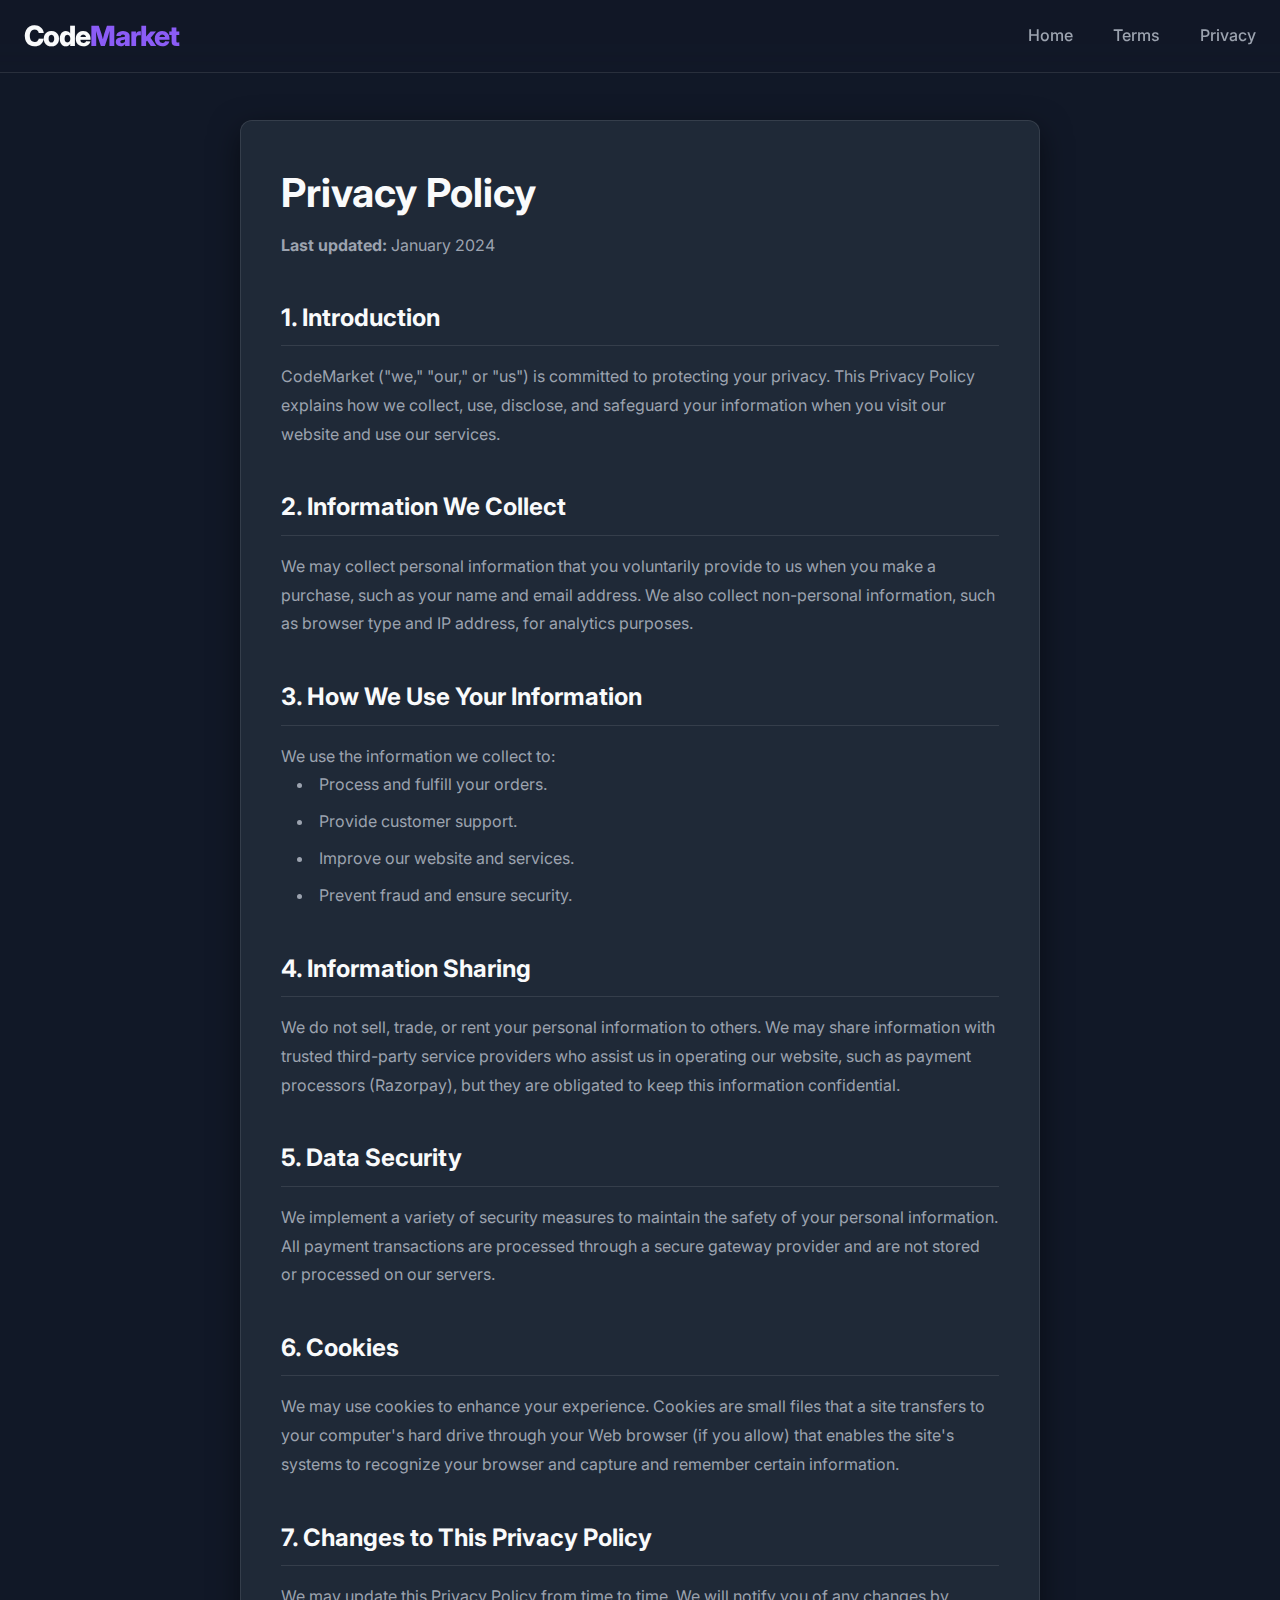
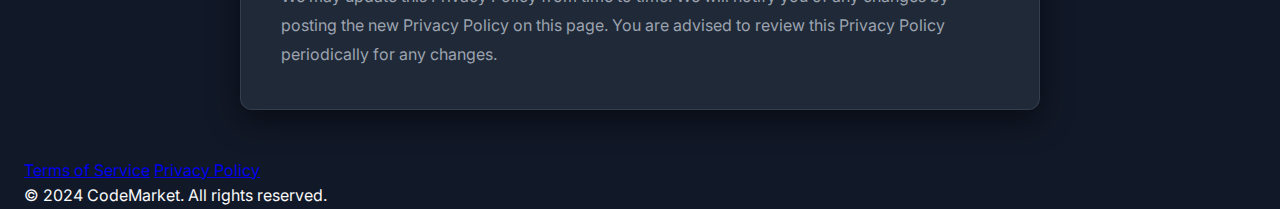
<file: privacy.html>
<!DOCTYPE html>
<html lang="en">
<head>
    <meta charset="UTF-8">
    <meta name="viewport" content="width=device-width, initial-scale=1.0">
    <title>Privacy Policy - CodeMarket</title>
    <meta name="description" content="Privacy Policy for CodeMarket - Learn how we collect, use, and protect your personal information.">
    <link rel="stylesheet" href="css/style.css">
    <link rel="icon" type="image/x-icon" href="data:image/svg+xml,<svg xmlns='http://www.w3.org/2000/svg' viewBox='0 0 100 100'><text y='.9em' font-size='90'>🚀</text></svg>">
</head>
<body>
    <!-- Header -->
    <header>
        <nav class="container">
            <a href="/" class="logo">Code<span>Market</span></a>
            <!-- Desktop Navigation -->
            <ul class="nav-links">
                <li><a href="/">Home</a></li>
                <li><a href="/terms">Terms</a></li>
                <li><a href="/privacy">Privacy</a></li>
            </ul>
            <!-- Mobile Navigation (Hamburger Menu) -->
            <button class="hamburger" aria-label="Toggle Menu">
                <span class="line line-1"></span>
                <span class="line line-2"></span>
                <span class="line line-3"></span>
            </button>
        </nav>
        <!-- Mobile Nav -->
        <div class="mobile-nav">
            <ul class="mobile-nav-links">
                <li><a href="/">Home</a></li>
                <li><a href="/terms">Terms</a></li>
                <li><a href="/privacy">Privacy</a></li>
            </ul>
        </div>
    </header>

    <!-- Main Content -->
    <main>
        <section class="container">
            <div class="card" style="max-width: 800px; margin: 0 auto;">
                <div class="text-center" style="margin-bottom: 2rem;">
                    <h1 style="font-size: 2.5rem; margin-bottom: 0.5rem;">Privacy Policy</h1>
                    <p style="color: var(--text-secondary);">
                        <strong>Last updated:</strong> January 2024
                    </p>
                </div>

                <div class="legal-content">
                    <h2>1. Introduction</h2>
                    <p>CodeMarket ("we," "our," or "us") is committed to protecting your privacy. This Privacy Policy explains how we collect, use, disclose, and safeguard your information when you visit our website and use our services.</p>

                    <h2>2. Information We Collect</h2>
                    <p>We may collect personal information that you voluntarily provide to us when you make a purchase, such as your name and email address. We also collect non-personal information, such as browser type and IP address, for analytics purposes.</p>
                    
                    <h2>3. How We Use Your Information</h2>
                    <p>We use the information we collect to:</p>
                    <ul>
                        <li>Process and fulfill your orders.</li>
                        <li>Provide customer support.</li>
                        <li>Improve our website and services.</li>
                        <li>Prevent fraud and ensure security.</li>
                    </ul>

                    <h2>4. Information Sharing</h2>
                    <p>We do not sell, trade, or rent your personal information to others. We may share information with trusted third-party service providers who assist us in operating our website, such as payment processors (Razorpay), but they are obligated to keep this information confidential.</p>

                    <h2>5. Data Security</h2>
                    <p>We implement a variety of security measures to maintain the safety of your personal information. All payment transactions are processed through a secure gateway provider and are not stored or processed on our servers.</p>

                    <h2>6. Cookies</h2>
                    <p>We may use cookies to enhance your experience. Cookies are small files that a site transfers to your computer's hard drive through your Web browser (if you allow) that enables the site's systems to recognize your browser and capture and remember certain information.</p>

                    <h2>7. Changes to This Privacy Policy</h2>
                    <p>We may update this Privacy Policy from time to time. We will notify you of any changes by posting the new Privacy Policy on this page. You are advised to review this Privacy Policy periodically for any changes.</p>
                </div>
            </div>
        </section>
    </main>

    <!-- Footer -->
    <footer>
        <div class="container">
            <div class="footer-links">
                <a href="/terms">Terms of Service</a>
                <a href="/privacy">Privacy Policy</a>
            </div>
            <p>© 2024 CodeMarket. All rights reserved.</p>
        </div>
    </footer>

    <!-- JavaScript & Inline Styles -->
    <script>
        // Hamburger Menu Logic
        const hamburger = document.querySelector('.hamburger');
        const mobileNav = document.querySelector('.mobile-nav');
        hamburger.addEventListener('click', () => {
            hamburger.classList.toggle('active');
            mobileNav.classList.toggle('active');
        });

        // Inline Styles for Legal Pages
        const legalStyles = `
            .legal-content h2 {
                font-size: 1.5rem;
                color: var(--text-primary);
                margin-top: 2.5rem;
                margin-bottom: 1rem;
                padding-bottom: 0.5rem;
                border-bottom: 1px solid var(--border-color);
            }
            .legal-content p, .legal-content li {
                color: var(--text-secondary);
                line-height: 1.8;
            }
            .legal-content ul {
                list-style-position: inside;
                padding-left: 1rem;
                display: grid;
                gap: 0.5rem;
            }
            @media (max-width: 768px) {
                .legal-content h2 { font-size: 1.25rem; }
                .legal-content p, .legal-content li { font-size: 0.95rem; }
            }
        `;
        const styleSheet = document.createElement("style");
        styleSheet.innerText = legalStyles;
        document.head.appendChild(styleSheet);
    </script>
</body>
</html>
</file>
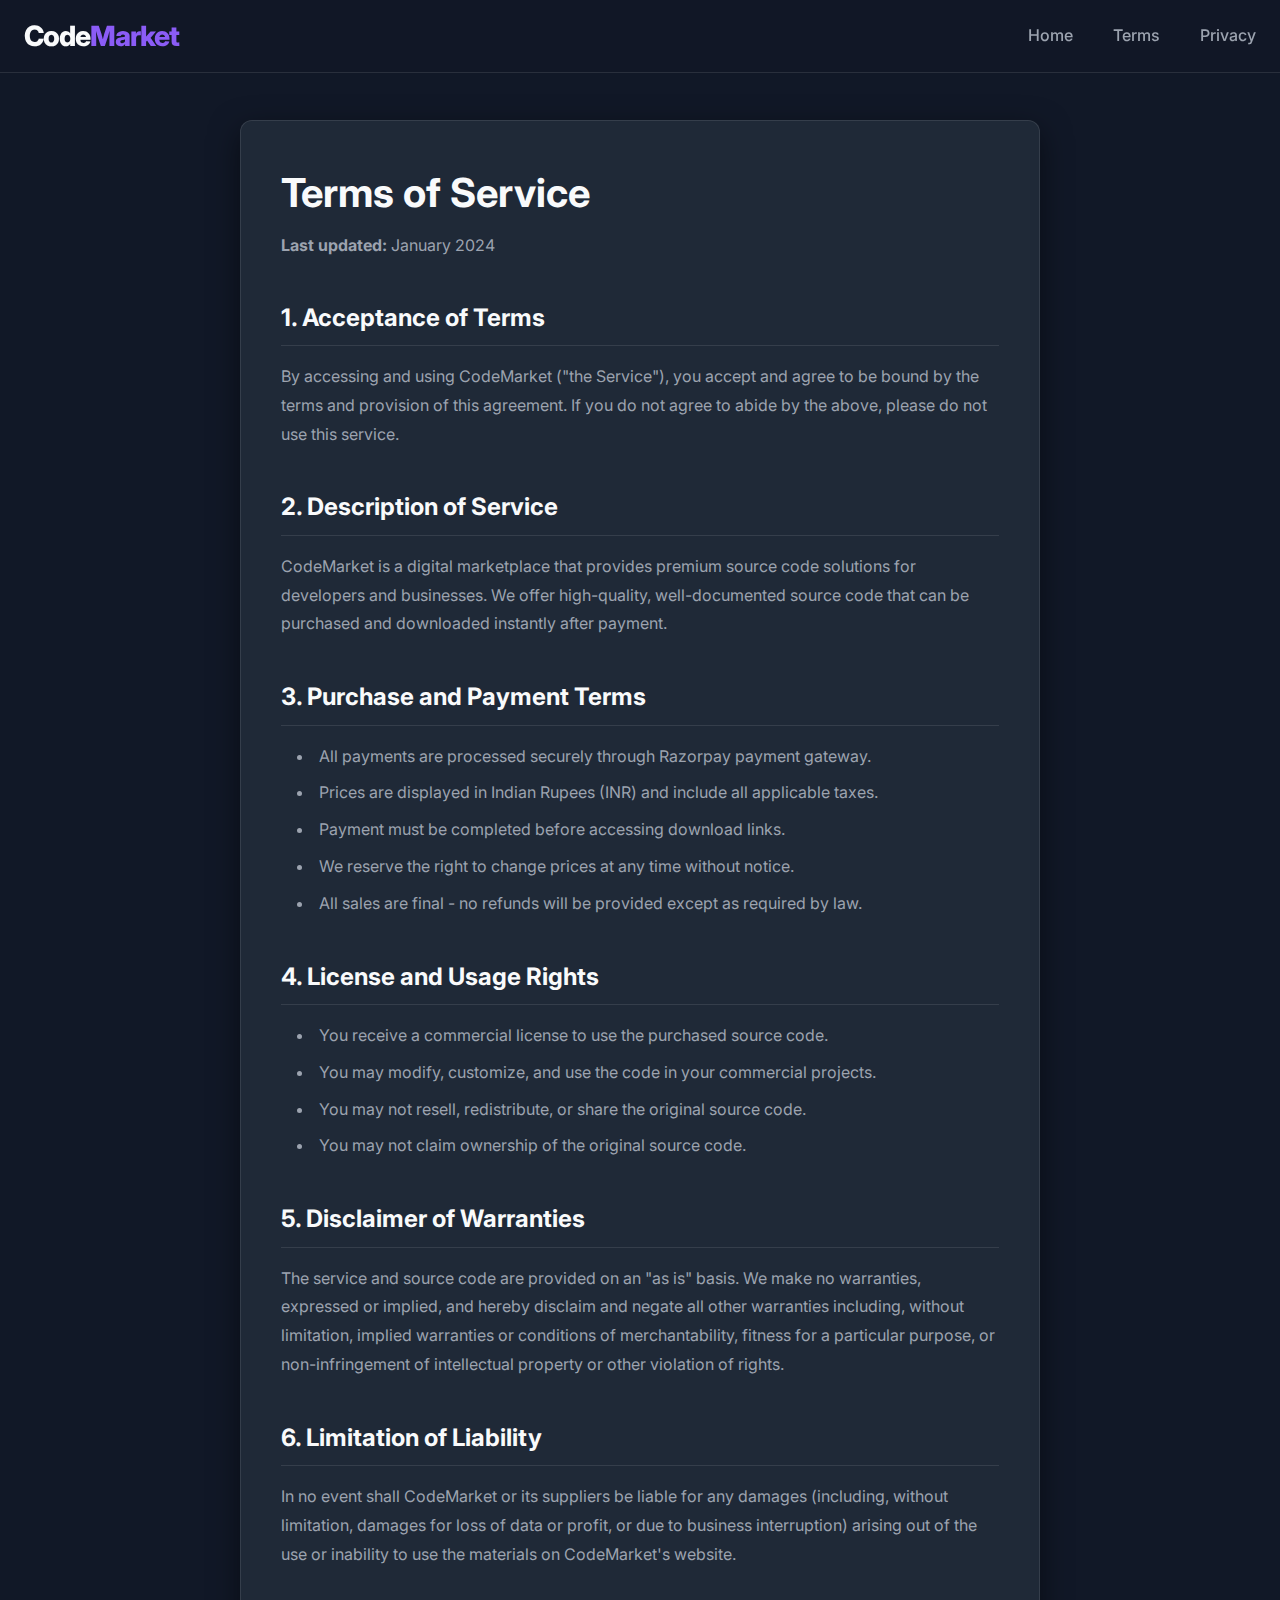
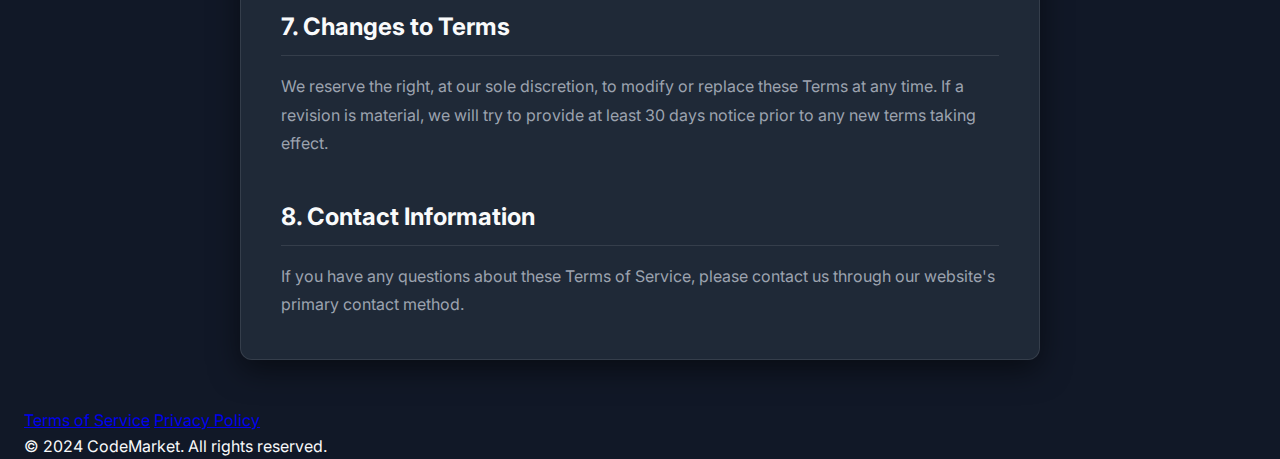
<file: terms.html>
<!DOCTYPE html>
<html lang="en">
<head>
    <meta charset="UTF-8">
    <meta name="viewport" content="width=device-width, initial-scale=1.0">
    <title>Terms of Service - CodeMarket</title>
    <meta name="description" content="Terms of Service and conditions for using CodeMarket platform and purchasing source code.">
    <link rel="stylesheet" href="css/style.css">
    <link rel="icon" type="image/x-icon" href="data:image/svg+xml,<svg xmlns='http://www.w3.org/2000/svg' viewBox='0 0 100 100'><text y='.9em' font-size='90'>🚀</text></svg>">
</head>
<body>
    <!-- Header -->
    <header>
        <nav class="container">
            <a href="/" class="logo">Code<span>Market</span></a>
            <!-- Desktop Navigation -->
            <ul class="nav-links">
                <li><a href="/">Home</a></li>
                <li><a href="/terms">Terms</a></li>
                <li><a href="/privacy">Privacy</a></li>
            </ul>
            <!-- Mobile Navigation (Hamburger Menu) -->
            <button class="hamburger" aria-label="Toggle Menu">
                <span class="line line-1"></span>
                <span class="line line-2"></span>
                <span class="line line-3"></span>
            </button>
        </nav>
        <!-- Mobile Nav -->
        <div class="mobile-nav">
            <ul class="mobile-nav-links">
                <li><a href="/">Home</a></li>
                <li><a href="/terms">Terms</a></li>
                <li><a href="/privacy">Privacy</a></li>
            </ul>
        </div>
    </header>

    <!-- Main Content -->
    <main>
        <section class="container">
            <div class="card" style="max-width: 800px; margin: 0 auto;">
                <div class="text-center" style="margin-bottom: 2rem;">
                    <h1 style="font-size: 2.5rem; margin-bottom: 0.5rem;">Terms of Service</h1>
                    <p style="color: var(--text-secondary);">
                        <strong>Last updated:</strong> January 2024
                    </p>
                </div>

                <div class="legal-content">
                    <h2>1. Acceptance of Terms</h2>
                    <p>By accessing and using CodeMarket ("the Service"), you accept and agree to be bound by the terms and provision of this agreement. If you do not agree to abide by the above, please do not use this service.</p>

                    <h2>2. Description of Service</h2>
                    <p>CodeMarket is a digital marketplace that provides premium source code solutions for developers and businesses. We offer high-quality, well-documented source code that can be purchased and downloaded instantly after payment.</p>

                    <h2>3. Purchase and Payment Terms</h2>
                    <ul>
                        <li>All payments are processed securely through Razorpay payment gateway.</li>
                        <li>Prices are displayed in Indian Rupees (INR) and include all applicable taxes.</li>
                        <li>Payment must be completed before accessing download links.</li>
                        <li>We reserve the right to change prices at any time without notice.</li>
                        <li>All sales are final - no refunds will be provided except as required by law.</li>
                    </ul>

                    <h2>4. License and Usage Rights</h2>
                    <ul>
                        <li>You receive a commercial license to use the purchased source code.</li>
                        <li>You may modify, customize, and use the code in your commercial projects.</li>
                        <li>You may not resell, redistribute, or share the original source code.</li>
                        <li>You may not claim ownership of the original source code.</li>
                    </ul>

                    <h2>5. Disclaimer of Warranties</h2>
                    <p>The service and source code are provided on an "as is" basis. We make no warranties, expressed or implied, and hereby disclaim and negate all other warranties including, without limitation, implied warranties or conditions of merchantability, fitness for a particular purpose, or non-infringement of intellectual property or other violation of rights.</p>

                    <h2>6. Limitation of Liability</h2>
                    <p>In no event shall CodeMarket or its suppliers be liable for any damages (including, without limitation, damages for loss of data or profit, or due to business interruption) arising out of the use or inability to use the materials on CodeMarket's website.</p>

                    <h2>7. Changes to Terms</h2>
                    <p>We reserve the right, at our sole discretion, to modify or replace these Terms at any time. If a revision is material, we will try to provide at least 30 days notice prior to any new terms taking effect.</p>

                    <h2>8. Contact Information</h2>
                    <p>If you have any questions about these Terms of Service, please contact us through our website's primary contact method.</p>
                </div>
            </div>
        </section>
    </main>
    
    <!-- Footer -->
    <footer>
        <div class="container">
            <div class="footer-links">
                <a href="/terms">Terms of Service</a>
                <a href="/privacy">Privacy Policy</a>
            </div>
            <p>© 2024 CodeMarket. All rights reserved.</p>
        </div>
    </footer>

    <!-- JavaScript & Inline Styles -->
    <script>
        // Hamburger Menu Logic
        const hamburger = document.querySelector('.hamburger');
        const mobileNav = document.querySelector('.mobile-nav');
        hamburger.addEventListener('click', () => {
            hamburger.classList.toggle('active');
            mobileNav.classList.toggle('active');
        });

        // Inline Styles for Legal Pages
        const legalStyles = `
            .legal-content h2 {
                font-size: 1.5rem;
                color: var(--text-primary);
                margin-top: 2.5rem;
                margin-bottom: 1rem;
                padding-bottom: 0.5rem;
                border-bottom: 1px solid var(--border-color);
            }
            .legal-content p, .legal-content li {
                color: var(--text-secondary);
                line-height: 1.8;
            }
            .legal-content ul {
                list-style-position: inside;
                padding-left: 1rem;
                display: grid;
                gap: 0.5rem;
            }
            @media (max-width: 768px) {
                .legal-content h2 { font-size: 1.25rem; }
                .legal-content p, .legal-content li { font-size: 0.95rem; }
            }
        `;
        const styleSheet = document.createElement("style");
        styleSheet.innerText = legalStyles;
        document.head.appendChild(styleSheet);
    </script>
</body>
</html>
</file>
<file: css/style.css>
/* === Import Font === */
@import url('https://fonts.googleapis.com/css2?family=Inter:wght@300;400;500;600;700;800&display=swap');

/* === Base & Reset Styles === */
:root {
--primary-color: #6D28D9;
--primary-light: #8B5CF6;
--secondary-color: #10B981;
--background-start: #111827;
--background-end: #1F2937;
--card-background: #1F2937;
--text-primary: #F9FAFB;
--text-secondary: #9CA3AF;
--border-color: rgba(255, 255, 255, 0.1);
--shadow-color: rgba(0, 0, 0, 0.5);
--font-family: 'Inter', sans-serif;
}

* {
margin: 0;
padding: 0;
box-sizing: border-box;
}

html {
scroll-behavior: smooth;
}

body {
font-family: var(--font-family);
background: var(--background-start);
color: var(--text-primary);
line-height: 1.6;
min-height: 100vh;
}

/* === Container === */
.container {
max-width: 1280px;
margin: 0 auto;
padding: 0 24px;
}

/* === Header === */
header {
background: rgba(17, 24, 39, 0.8);
backdrop-filter: blur(12px);
position: fixed;
top: 0;
left: 0;
right: 0;
z-index: 1000;
border-bottom: 1px solid var(--border-color);
}

nav {
display: flex;
justify-content: space-between;
align-items: center;
height: 72px;
}

.logo {
font-size: 1.75rem;
font-weight: 800;
color: var(--text-primary);
text-decoration: none;
letter-spacing: -1px;
}

.logo span {
color: var(--primary-light);
}

.nav-links {
display: flex;
list-style: none;
gap: 2.5rem;
}

.nav-links a {
text-decoration: none;
color: var(--text-secondary);
font-weight: 500;
transition: color 0.3s ease;
position: relative;
padding: 4px 0;
}

.nav-links a:hover {
color: var(--text-primary);
}

.nav-links a::after {
content: '';
position: absolute;
bottom: 0;
left: 0;
width: 0;
height: 2px;
background: var(--primary-light);
transition: width 0.3s ease;
}

.nav-links a:hover::after {
width: 100%;
}

/* === Mobile Navigation === */
.hamburger {
display: none;
flex-direction: column;
justify-content: space-around;
width: 24px;
height: 24px;
background: transparent;
border: none;
cursor: pointer;
padding: 0;
z-index: 1011;
}

.hamburger .line {
width: 24px;
height: 2px;
background: var(--text-primary);
border-radius: 10px;
transition: all 0.3s linear;
position: relative;
transform-origin: 1px;
}

.hamburger.active .line-1 {
transform: rotate(45deg);
}

.hamburger.active .line-2 {
opacity: 0;
transform: translateX(20px);
}

.hamburger.active .line-3 {
transform: rotate(-45deg);
}

.mobile-nav {
display: none;
position: fixed;
top: 0;
left: 0;
width: 100%;
height: 100%;
background: rgba(17, 24, 39, 0.98);
backdrop-filter: blur(10px);
z-index: 1010;
align-items: center;
justify-content: center;
}

.mobile-nav.active {
display: flex;
}

.mobile-nav-links {
list-style: none;
text-align: center;
}

.mobile-nav-links li {
margin-bottom: 2.5rem;
}

.mobile-nav-links a {
font-size: 1.5rem;
color: var(--text-primary);
text-decoration: none;
font-weight: 600;
}

/* === Main Content === */
main {
margin-top: 72px;
padding: 3rem 0;
}

/* === Hero Section === */
.hero {
text-align: center;
padding: 4rem 0;
position: relative;
overflow: hidden;
}

.hero::before, .hero::after {
content: '';
position: absolute;
border-radius: 50%;
z-index: -1;
}

.hero::before {
top: -50%;
left: -20%;
width: 200px;
height: 200px;
background: radial-gradient(circle, rgba(109, 40, 217, 0.2), transparent 70%);
animation: pulse 8s infinite ease-in-out;
}

.hero::after {
bottom: -50%;
right: -20%;
width: 300px;
height: 300px;
background: radial-gradient(circle, rgba(16, 185, 129, 0.15), transparent 70%);
animation: pulse 10s infinite ease-in-out 2s;
}

.hero h1 {
font-size: 3.5rem;
font-weight: 800;
margin-bottom: 1.5rem;
letter-spacing: -2px;
line-height: 1.1;
background: linear-gradient(90deg, var(--text-primary), #9CA3AF);
-webkit-background-clip: text;
-webkit-text-fill-color: transparent;
}

.hero p {
font-size: 1.25rem;
margin-bottom: 2.5rem;
color: var(--text-secondary);
max-width: 600px;
margin-left: auto;
margin-right: auto;
}

/* === Buttons === */
.btn {
display: inline-flex;
align-items: center;
justify-content: center;
gap: 0.75rem;
padding: 14px 32px;
background: var(--primary-color);
color: var(--text-primary);
text-decoration: none;
border-radius: 8px;
font-weight: 600;
transition: all 0.3s ease;
border: none;
cursor: pointer;
box-shadow: 0 4px 15px rgba(0, 0, 0, 0.2);
}

.btn:hover {
background: var(--primary-light);
transform: translateY(-3px);
box-shadow: 0 8px 25px rgba(109, 40, 217, 0.3);
}

.btn-primary {
background: var(--primary-color);
color: var(--text-primary);
}

.btn-secondary {
background: var(--secondary-color);
color: var(--text-primary);
}

.btn-large {
padding: 1rem 2rem;
font-size: 1.125rem;
width: 100%;
margin-bottom: 1rem;
}

/* === Section Heading === */
.section-heading {
text-align: center;
margin-bottom: 3rem;
}

.section-heading h2 {
font-size: 2.25rem;
font-weight: 700;
margin-bottom: 1rem;
}

.section-heading p {
color: var(--text-secondary);
font-size: 1.1rem;
max-width: 500px;
margin: 0 auto;
}

/* === Product Grid & Card === */
.products-grid {
display: grid;
grid-template-columns: repeat(auto-fit, minmax(320px, 1fr));
gap: 2rem;
}

.product-card {
background: var(--card-background);
border-radius: 12px;
overflow: hidden;
border: 1px solid var(--border-color);
box-shadow: 0 10px 30px var(--shadow-color);
transition: all 0.4s cubic-bezier(0.175, 0.885, 0.32, 1.275);
display: flex;
flex-direction: column;
position: relative;
}

.product-card:hover {
transform: translateY(-10px);
border-color: var(--primary-light);
box-shadow: 0 20px 40px rgba(109, 40, 217, 0.2);
}

.product-image-wrapper {
width: 100%;
aspect-ratio: 16/9;
overflow: hidden;
}

.product-image {
width: 100%;
height: 100%;
object-fit: cover;
transition: transform 0.4s ease;
}

.product-card:hover .product-image {
transform: scale(1.05);
}

.product-info {
padding: 1.5rem;
display: flex;
flex-direction: column;
flex-grow: 1;
}

.product-title {
font-size: 1.25rem;
font-weight: 600;
margin-bottom: 0.75rem;
color: var(--text-primary);
}

.product-description {
color: var(--text-secondary);
font-size: 0.95rem;
margin-bottom: 1.5rem;
flex-grow: 1;
display: -webkit-box;
-webkit-line-clamp: 3;
-webkit-box-orient: vertical;
overflow: hidden;
text-overflow: ellipsis;
}

.product-meta {
display: flex;
justify-content: space-between;
align-items: center;
margin-top: auto;
}

.product-price {
font-size: 1.75rem;
font-weight: 700;
color: var(--primary-light);
}

.product-info .btn {
padding: 10px 24px;
font-size: 0.9rem;
}

/* === PRODUCT PAGE STYLES === */
.navbar {
background: rgba(17, 24, 39, 0.95);
backdrop-filter: blur(12px);
position: fixed;
top: 0;
left: 0;
right: 0;
z-index: 1000;
border-bottom: 1px solid var(--border-color);
}

.nav-container {
max-width: 1280px;
margin: 0 auto;
padding: 0 24px;
display: flex;
justify-content: space-between;
align-items: center;
height: 72px;
}

.nav-brand {
font-size: 1.75rem;
font-weight: 800;
color: var(--text-primary);
text-decoration: none;
letter-spacing: -1px;
}

.nav-brand i {
color: var(--primary-light);
margin-right: 0.5rem;
}

.nav-menu {
display: flex;
gap: 2.5rem;
}

.nav-link {
text-decoration: none;
color: var(--text-secondary);
font-weight: 500;
transition: color 0.3s ease;
position: relative;
padding: 4px 0;
}

.nav-link:hover {
color: var(--text-primary);
}

.main-content {
margin-top: 72px;
padding: 3rem 0;
}

.product-container {
max-width: 1200px;
margin: 0 auto;
padding: 2rem;
}

.product-layout {
display: grid;
grid-template-columns: 1fr 1fr;
gap: 4rem;
margin-bottom: 4rem;
}

.product-image-section {
position: sticky;
top: 2rem;
height: fit-content;
}

.product-main-image {
width: 100%;
max-width: 500px;
height: auto;
border-radius: 15px;
box-shadow: 0 10px 30px rgba(0,0,0,0.3);
transition: transform 0.3s ease;
display: block;
}

.product-main-image:hover {
transform: scale(1.02);
}

.product-details-section {
padding-top: 1rem;
}

.product-title {
font-size: 2.5rem;
font-weight: 700;
color: var(--text-primary);
margin-bottom: 1rem;
line-height: 1.2;
}

.product-price {
font-size: 2rem;
font-weight: 600;
color: var(--primary-light);
margin-bottom: 2rem;
}

.product-description, .product-features {
margin-bottom: 2.5rem;
}

.product-description h3, .product-features h3 {
font-size: 1.25rem;
font-weight: 600;
color: var(--text-primary);
margin-bottom: 1rem;
}

.product-description p {
color: var(--text-secondary);
font-size: 1rem;
line-height: 1.7;
}

.product-features ul {
list-style: none;
padding: 0;
}

.product-features li {
display: flex;
align-items: center;
margin-bottom: 1rem;
color: var(--text-secondary);
font-size: 1rem;
}

.product-features li i {
color: var(--secondary-color);
margin-right: 1rem;
width: 20px;
font-size: 1.1rem;
}

.purchase-section {
margin: 2rem 0;
}

/* Trust Badges */
.trust-badges {
display: grid;
grid-template-columns: repeat(auto-fit, minmax(300px, 1fr));
gap: 2rem;
margin-top: 4rem;
}

.badge {
display: flex;
align-items: center;
padding: 2rem;
background: var(--card-background);
border-radius: 12px;
border: 1px solid var(--border-color);
}

.badge i {
font-size: 1.5rem;
color: var(--primary-light);
margin-right: 1.5rem;
}

.badge h4 {
font-size: 1rem;
font-weight: 600;
color: var(--text-primary);
margin-bottom: 0.5rem;
}

.badge p {
font-size: 0.875rem;
color: var(--text-secondary);
margin: 0;
line-height: 1.5;
}

/* Loading & Not Found Styles */
.loading-container, .not-found-container {
text-align: center;
padding: 4rem 2rem;
max-width: 600px;
margin: 0 auto;
}

.loading-spinner {
width: 50px;
height: 50px;
border: 4px solid var(--border-color);
border-top: 4px solid var(--primary-light);
border-radius: 50%;
animation: spin 1s linear infinite;
margin: 0 auto 1.5rem;
}

@keyframes spin {
0% { transform: rotate(0deg); }
100% { transform: rotate(360deg); }
}

.not-found-content h2 {
font-size: 2rem;
color: var(--text-primary);
margin-bottom: 1rem;
}

.not-found-content p {
color: var(--text-secondary);
font-size: 1.1rem;
margin-bottom: 2rem;
}

/* === Skeleton Loader === */
.skeleton {
background-color: #2a3547;
border-radius: 12px;
position: relative;
overflow: hidden;
}

.skeleton::after {
content: '';
position: absolute;
top: 0;
left: -150%;
width: 150%;
height: 100%;
background: linear-gradient(90deg, transparent, rgba(255, 255, 255, 0.08), transparent);
animation: shimmer 1.5s infinite;
}

.skeleton-image {
width: 100%;
aspect-ratio: 16/9;
background-color: #374151;
border-radius: 12px 12px 0 0;
}

.skeleton-content {
padding: 1.5rem;
}

.skeleton-title {
width: 70%;
height: 20px;
background-color: #374151;
border-radius: 4px;
margin-bottom: 1rem;
}

.skeleton-text {
width: 100%;
height: 12px;
background-color: #374151;
border-radius: 4px;
margin-bottom: 0.5rem;
}

.skeleton-text:last-child {
width: 80%;
}

/* === Other Pages (Admin, Product, etc.) === */
.card {
background: var(--card-background);
border-radius: 12px;
padding: 2.5rem;
border: 1px solid var(--border-color);
box-shadow: 0 10px 30px var(--shadow-color);
}

.form-group label {
display: block;
margin-bottom: 0.75rem;
font-weight: 500;
color: var(--text-secondary);
}

.form-control {
width: 100%;
padding: 12px 16px;
background: #111827;
border: 1px solid #374151;
border-radius: 8px;
color: var(--text-primary);
font-size: 1rem;
transition: all 0.3s ease;
}

.form-control:focus {
outline: none;
border-color: var(--primary-light);
box-shadow: 0 0 0 3px rgba(139, 92, 246, 0.3);
}

/* === Footer === */
.footer {
background: var(--background-start);
border-top: 1px solid var(--border-color);
margin-top: 4rem;
}

.footer-content {
max-width: 1280px;
margin: 0 auto;
padding: 3rem 24px;
display: grid;
grid-template-columns: repeat(auto-fit, minmax(250px, 1fr));
gap: 2rem;
}

.footer-section h3 {
font-size: 1.25rem;
font-weight: 700;
color: var(--text-primary);
margin-bottom: 1rem;
}

.footer-section h3 i {
color: var(--primary-light);
margin-right: 0.5rem;
}

.footer-section p {
color: var(--text-secondary);
line-height: 1.6;
}

.footer-section h4 {
font-size: 1rem;
font-weight: 600;
color: var(--text-primary);
margin-bottom: 1rem;
}

.footer-section ul {
list-style: none;
padding: 0;
}

.footer-section ul li {
margin-bottom: 0.5rem;
}

.footer-section ul li a {
color: var(--text-secondary);
text-decoration: none;
transition: color 0.3s ease;
}

.footer-section ul li a:hover {
color: var(--primary-light);
}

.footer-bottom {
border-top: 1px solid var(--border-color);
padding: 2rem 24px;
text-align: center;
max-width: 1280px;
margin: 0 auto;
}

.footer-bottom p {
color: var(--text-secondary);
}

/* === Animations === */
@keyframes shimmer {
to { left: 150%; }
}

@keyframes pulse {
0%, 100% { transform: scale(1); opacity: 0.3; }
50% { transform: scale(1.5); opacity: 0.1; }
}

@keyframes fadeIn {
from { opacity: 0; transform: translateY(20px); }
to { opacity: 1; transform: translateY(0); }
}

.fade-in-up {
animation: fadeIn 0.6s ease forwards;
opacity: 0;
}

/* === Responsive Design (Media Queries) === */
@media (max-width: 992px) {
.hero h1 { font-size: 3rem; }
.hero p { font-size: 1.1rem; }
.products-grid { grid-template-columns: repeat(auto-fit, minmax(280px, 1fr)); }
.product-layout { grid-template-columns: 1fr; gap: 2rem; }
.trust-badges { grid-template-columns: 1fr; }
}

@media (max-width: 768px) {
.container { padding: 0 16px; }
.nav-container { padding: 0 16px; }
.nav-links { display: none; }
.hamburger { display: flex; }
main { padding: 2rem 0; }
.main-content { padding: 2rem 0; }
.hero { padding: 3rem 0; }
.hero h1 { font-size: 2.25rem; letter-spacing: -1px; }
.hero p { font-size: 1rem; }
.section-heading h2 { font-size: 1.8rem; }
.products-grid {
grid-template-columns: 1fr;
gap: 1.5rem;
}
.card { padding: 1.5rem; }
.product-container { padding: 1rem; }
.product-layout { grid-template-columns: 1fr; gap: 2rem; }
.product-title { font-size: 2rem; }
.product-price { font-size: 1.5rem; }
.trust-badges { grid-template-columns: 1fr; }
.badge { padding: 1.5rem; }
.footer-content { padding: 2rem 16px; }
.footer-bottom { padding: 2rem 16px; }
}

@media (max-width: 480px) {
.hero h1 { font-size: 1.8rem; }
.product-title { font-size: 1.75rem; }
.product-price { font-size: 1.25rem; }
}
</file>
